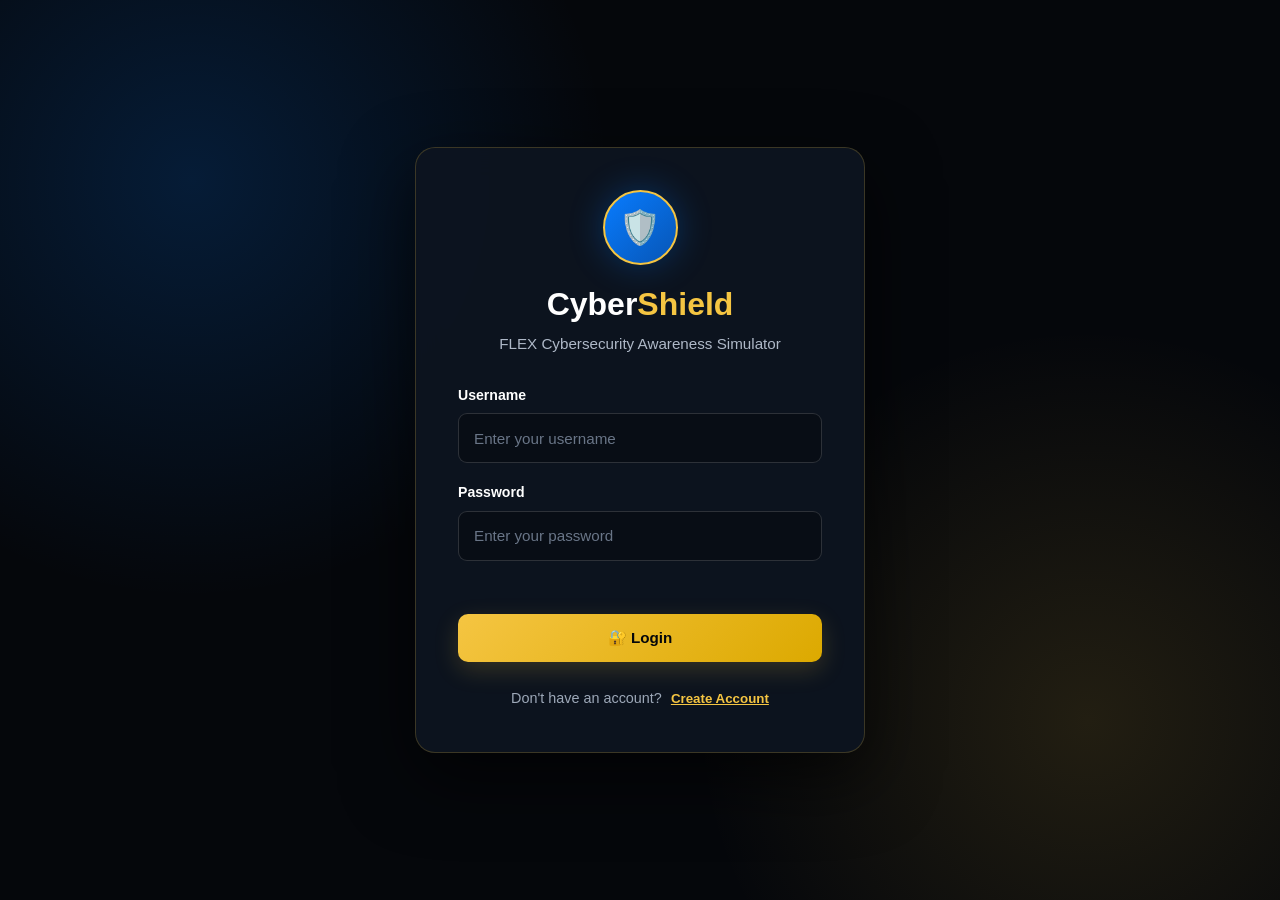
<file: index.html>
<!DOCTYPE html>
<html lang="en">

<head>
    <meta charset="UTF-8">

    <meta
        name="viewport"
        content="width=device-width, initial-scale=1.0"
    >

    <title>FLEX CyberShield | Cybersecurity Awareness</title>

    <link
        rel="stylesheet"
        href="style.css"
    >
</head>


<body>


<!-- =====================================================
     LOGIN SCREEN
===================================================== -->

<section
    id="loginScreen"
    class="auth-screen"
>

    <div class="auth-card">

        <div class="auth-logo">
            🛡️
        </div>

        <h1>
            Cyber<span>Shield</span>
        </h1>

        <p class="auth-subtitle">
            FLEX Cybersecurity Awareness Simulator
        </p>


        <form
            id="loginForm"
            onsubmit="handleLogin(event)"
        >

            <div class="input-group">

                <label for="loginUsername">
                    Username
                </label>

                <input
                    type="text"
                    id="loginUsername"
                    placeholder="Enter your username"
                    required
                >

            </div>


            <div class="input-group">

                <label for="loginPassword">
                    Password
                </label>

                <input
                    type="password"
                    id="loginPassword"
                    placeholder="Enter your password"
                    required
                >

            </div>


            <p
                id="loginMessage"
                class="auth-message"
            ></p>


            <button
                type="submit"
                class="primary-btn auth-btn"
            >
                🔐 Login
            </button>

        </form>


        <p class="auth-switch">

            Don't have an account?

            <button
                type="button"
                onclick="showSignup()"
            >
                Create Account
            </button>

        </p>

    </div>

</section>



<!-- =====================================================
     SIGN UP SCREEN
===================================================== -->

<section
    id="signupScreen"
    class="auth-screen"
    style="display:none;"
>

    <div class="auth-card">

        <div class="auth-logo">
            🛡️
        </div>

        <h1>
            Create Your
            <span>CyberShield</span>
            Account
        </h1>

        <p class="auth-subtitle">
            Start your cybersecurity journey
        </p>


        <form
            id="signupForm"
            onsubmit="handleSignup(event)"
        >

            <div class="input-group">

                <label for="signupDisplayName">
                    Display Name
                </label>

                <input
                    type="text"
                    id="signupDisplayName"
                    placeholder="Your name"
                    required
                >

            </div>


            <div class="input-group">

                <label for="signupUsername">
                    Username
                </label>

                <input
                    type="text"
                    id="signupUsername"
                    placeholder="Choose a username"
                    required
                >

            </div>


            <div class="input-group">

                <label for="signupPassword">
                    Password
                </label>

                <input
                    type="password"
                    id="signupPassword"
                    placeholder="Create a password"
                    required
                >

            </div>


            <div class="input-group">

                <label for="signupConfirmPassword">
                    Confirm Password
                </label>

                <input
                    type="password"
                    id="signupConfirmPassword"
                    placeholder="Confirm your password"
                    required
                >

            </div>


            <p
                id="signupMessage"
                class="auth-message"
            ></p>


            <button
                type="submit"
                class="primary-btn auth-btn"
            >
                🚀 Create Account
            </button>

        </form>


        <p class="auth-switch">

            Already have an account?

            <button
                type="button"
                onclick="showLogin()"
            >
                Login
            </button>

        </p>

    </div>

</section>



<!-- =====================================================
     MAIN APPLICATION
===================================================== -->

<div
    id="appContainer"
    style="display:none;"
>


<!-- =====================================================
     NAVIGATION BAR
===================================================== -->

<header class="navbar">

    <div class="logo">

        <span class="logo-icon">
            🛡️
        </span>

        <span>
           FLEX CyberShield
        </span>

    </div>


    <nav class="nav-links">

        <a
            href="#homeScreen"
            onclick="goHome(); return false;"
        >
            Dashboard
        </a>

        <a
            href="#missionSelectionScreen"
            onclick="showMissionSelection(); return false;"
        >
            Missions
        </a>

        <a
            href="#leaderboardScreen"
            onclick="showLeaderboard(); return false;"
        >
            Leaderboard
        </a>

        <a
            href="#statisticsScreen"
            onclick="showStatistics(); return false;"
        >
            Statistics
        </a>

        <a
            href="#achievementsScreen"
            onclick="showAchievements(); return false;"
        >
            Achievements
        </a>

        <a
            href="#dailyChallengeScreen"
            onclick="showDailyChallenge(); return false;"
        >
            Daily Challenge
        </a>

    </nav>


    <div class="nav-right">

        <div class="nav-player-info">

            <span id="navXP">
                XP: 0
            </span>

            <span id="navLevel">
                Level 1
            </span>

        </div>


        <button
            class="profile-nav-btn"
            onclick="showProfile()"
            title="Profile"
        >
            🛡️
        </button>


        <button
            class="logout-btn"
            onclick="logout()"
            title="Logout"
        >
            ↪
        </button>

    </div>

</header>



<!-- =====================================================
     DASHBOARD
===================================================== -->

<section
    id="homeScreen"
    class="screen active"
>

    <div class="hero-section">

        <div class="hero-content">

            <span class="section-label">
               FLEX CYBERSECURITY TRAINING
            </span>

            <h1>
                Become a
                <span>Cyber Defender</span>
            </h1>

            <p>
                Learn how to recognize online threats,
                make safer decisions and strengthen
                your cybersecurity awareness.
            </p>


            <div class="hero-buttons">

                <button
                    class="primary-btn"
                    onclick="showMissionSelection()"
                >
                    🚀 Start Mission
                </button>

                <button
                    class="secondary-btn"
                    onclick="showDailyChallenge()"
                >
                    ⚡ Daily Challenge
                </button>

            </div>

        </div>


        <div class="hero-shield">

            <div class="big-shield">
                🛡️
            </div>

        </div>

    </div>



    <!-- PLAYER OVERVIEW -->

    <div class="section-header">

        <div>

            <span class="section-label">
                YOUR PROGRESS
            </span>

            <h2>
                Defender Dashboard
            </h2>

        </div>

    </div>


    <div class="dashboard-grid">


        <div class="stat-card">

            <div class="stat-icon">
                ⚡
            </div>

            <div>

                <span>
                    Total XP
                </span>

                <strong id="dashboardXP">
                    0
                </strong>

            </div>

        </div>


        <div class="stat-card">

            <div class="stat-icon">
                🏆
            </div>

            <div>

                <span>
                    Level
                </span>

                <strong id="dashboardLevel">
                    1
                </strong>

            </div>

        </div>


        <div class="stat-card">

            <div class="stat-icon">
                🎯
            </div>

            <div>

                <span>
                    Missions
                </span>

                <strong id="completedMissions">
                    0
                </strong>

            </div>

        </div>


        <div class="stat-card">

            <div class="stat-icon">
                🔥
            </div>

            <div>

                <span>
                    Best Streak
                </span>

                <strong id="bestStreak">
                    0
                </strong>

            </div>

        </div>

    </div>



    <!-- XP PROGRESS -->

    <div class="progress-card">

        <div class="progress-header">

            <div>

                <span>
                    Current Level
                </span>

                <strong id="progressLevel">
                    Level 1
                </strong>

            </div>

            <span id="xpProgressText">
                0/100 XP
            </span>

        </div>


        <div class="progress-track">

            <div
                id="dashboardProgress"
                class="progress-fill"
                style="width:0%;"
            ></div>

        </div>

    </div>



    <!-- QUICK ACTIONS -->

    <div class="quick-actions">

        <button
            class="action-card"
            onclick="showProfile()"
        >

            <span>
                👤
            </span>

            <strong>
                My Profile
            </strong>

            <small>
                View your defender profile
            </small>

        </button>


        <button
            class="action-card"
            onclick="showStatistics()"
        >

            <span>
                📊
            </span>

            <strong>
                Statistics
            </strong>

            <small>
                Analyze your performance
            </small>

        </button>


        <button
            class="action-card"
            onclick="showSecurityCenter()"
        >

            <span>
                🔐
            </span>

            <strong>
                Security Center
            </strong>

            <small>
                Check your security score
            </small>

        </button>


        <button
            class="action-card"
            onclick="showLeaderboard()"
        >

            <span>
                🏅
            </span>

            <strong>
                Leaderboard
            </strong>

            <small>
                Compare your XP
            </small>

        </button>

    </div>

</section>



<!-- =====================================================
     MISSION SELECTION
===================================================== -->

<section
    id="missionSelectionScreen"
    class="screen"
>

    <div class="page-header">

        <button
            class="back-btn"
            onclick="goHome()"
        >
            ← Dashboard
        </button>

        <span class="section-label">
            TRAINING CENTER
        </span>

        <h1>
            Choose Your Mission
        </h1>

        <p>
            Select a cybersecurity category
            and test your knowledge.
        </p>

    </div>



    <!-- STREAK -->

    <div class="streak-banner">

        🔥 Current Streak:

        <strong id="selectionStreak">
            0
        </strong>

    </div>



    <!-- DIFFICULTY -->

    <div class="difficulty-filter">

        <button
            class="difficulty-btn active"
            data-difficulty="All"
            onclick="filterDifficulty('All')"
        >
            All
        </button>

        <button
            class="difficulty-btn"
            data-difficulty="Beginner"
            onclick="filterDifficulty('Beginner')"
        >
            Beginner
        </button>

        <button
            class="difficulty-btn"
            data-difficulty="Intermediate"
            onclick="filterDifficulty('Intermediate')"
        >
            Intermediate
        </button>

        <button
            class="difficulty-btn"
            data-difficulty="Advanced"
            onclick="filterDifficulty('Advanced')"
        >
            Advanced
        </button>

    </div>



    <!-- CATEGORY CARDS -->

    <div class="mission-category-grid">


        <!-- PHISHING -->

        <button
            class="category-card"
            onclick="startCategoryMission('Phishing')"
        >

            <span class="category-icon">
                🎣
            </span>

            <h3>
                Phishing
            </h3>

            <p>
                Learn to identify suspicious
                emails and messages.
            </p>

            <div class="category-progress">

                <span id="phishingProgress">
                    0/2 completed
                </span>

                <div class="category-progress-track">

                    <div
                        id="phishingProgressBar"
                        class="category-progress-fill"
                        style="width:0%;"
                    ></div>

                </div>

            </div>

        </button>



        <!-- SMS SCAM -->

        <button
            class="category-card"
            onclick="startCategoryMission('SMS Scam')"
        >

            <span class="category-icon">
                📱
            </span>

            <h3>
                SMS Scam
            </h3>

            <p>
                Spot suspicious messages,
                fake prizes and delivery scams.
            </p>

            <div class="category-progress">

                <span id="smsProgress">
                    0/2 completed
                </span>

                <div class="category-progress-track">

                    <div
                        id="smsProgressBar"
                        class="category-progress-fill"
                        style="width:0%;"
                    ></div>

                </div>

            </div>

        </button>



        <!-- PASSWORD -->

        <button
            class="category-card"
            onclick="startCategoryMission('Password Security')"
        >

            <span class="category-icon">
                🔐
            </span>

            <h3>
                Password Security
            </h3>

            <p>
                Build stronger password habits
                and protect your accounts.
            </p>

            <div class="category-progress">

                <span id="passwordProgress">
                    0/2 completed
                </span>

                <div class="category-progress-track">

                    <div
                        id="passwordProgressBar"
                        class="category-progress-fill"
                        style="width:0%;"
                    ></div>

                </div>

            </div>

        </button>



        <!-- SOCIAL ENGINEERING -->

        <button
            class="category-card"
            onclick="startCategoryMission('Social Engineering')"
        >

            <span class="category-icon">
                🧠
            </span>

            <h3>
                Social Engineering
            </h3>

            <p>
                Recognize pressure tactics,
                manipulation and suspicious requests.
            </p>

            <div class="category-progress">

                <span id="socialProgress">
                    0/2 completed
                </span>

                <div class="category-progress-track">

                    <div
                        id="socialProgressBar"
                        class="category-progress-fill"
                        style="width:0%;"
                    ></div>

                </div>

            </div>

        </button>



        <!-- WEB SAFETY -->

        <button
            class="category-card"
            onclick="startCategoryMission('Web Safety')"
        >

            <span class="category-icon">
                🌐
            </span>

            <h3>
                Web Safety
            </h3>

            <p>
                Learn how to identify suspicious
                websites and fake login pages.
            </p>

            <div class="category-progress">

                <span id="webProgress">
                    0/2 completed
                </span>

                <div class="category-progress-track">

                    <div
                        id="webProgressBar"
                        class="category-progress-fill"
                        style="width:0%;"
                    ></div>

                </div>

            </div>

        </button>

    </div>

</section>



<!-- =====================================================
     ACTIVE MISSION
===================================================== -->

<section
    id="missionScreen"
    class="screen"
>

    <div class="mission-top">

        <button
            class="back-btn"
            onclick="showMissionSelection()"
        >
            ← Missions
        </button>

        <span id="scenarioNumber">
            Mission 1
        </span>

    </div>



    <div class="mission-header">

        <span
            id="category"
            class="mission-category"
        >
            Phishing
        </span>

        <span
            id="difficulty"
            class="mission-difficulty"
        >
            Beginner
        </span>


        <h1 id="scenarioTitle">
            Mission Title
        </h1>


        <div class="mission-progress-header">

            <span id="missionProgressText">
                1 / 2
            </span>

        </div>


        <div class="progress-track">

            <div
                id="progressBar"
                class="progress-fill"
                style="width:50%;"
            ></div>

        </div>

    </div>



    <!-- SCENARIO -->

    <div class="scenario-card">

        <div class="scenario-icon">
            🛡️
        </div>

        <div>

            <span class="section-label">
                SCENARIO
            </span>

            <p id="scenarioContent">
                Scenario content will appear here.
            </p>

        </div>

    </div>



    <!-- QUESTION -->

    <div class="question-card">

        <span class="section-label">
            YOUR DECISION
        </span>

        <h2 id="question">
            What should you do?
        </h2>


        <div
            id="options"
            class="options-grid"
        ></div>


        <!-- FEEDBACK -->

        <div
            id="feedback"
            class="feedback"
            style="display:none;"
        >

            <h3 id="feedbackTitle">
                Feedback
            </h3>

            <p id="feedbackText">
                Explanation
            </p>

        </div>


        <button
            id="nextButton"
            class="primary-btn next-btn"
            onclick="nextMission()"
            style="display:none;"
        >
            Next Mission →
        </button>

    </div>

</section>



<!-- =====================================================
     ACHIEVEMENTS
===================================================== -->

<section
    id="achievementsScreen"
    class="screen"
>

    <div class="page-header">

        <button
            class="back-btn"
            onclick="goHome()"
        >
            ← Dashboard
        </button>

        <span class="section-label">
            REWARDS
        </span>

        <h1>
            Achievements
        </h1>

        <p>
            Unlock badges by improving your
            cybersecurity skills.
        </p>

    </div>


    <div class="achievement-grid">


        <div
            id="badge-phishing"
            class="achievement-card locked"
        >

            <span class="achievement-icon">
                🎣
            </span>

            <h3>
                Phishing Defender
            </h3>

            <p>
                Complete the Phishing missions.
            </p>

        </div>


        <div
            id="badge-scam"
            class="achievement-card locked"
        >

            <span class="achievement-icon">
                📱
            </span>

            <h3>
                Scam Spotter
            </h3>

            <p>
                Complete the SMS Scam missions.
            </p>

        </div>


        <div
            id="badge-password"
            class="achievement-card locked"
        >

            <span class="achievement-icon">
                🔐
            </span>

            <h3>
                Password Guardian
            </h3>

            <p>
                Complete the Password Security missions.
            </p>

        </div>


        <div
            id="badge-web"
            class="achievement-card locked"
        >

            <span class="achievement-icon">
                🌐
            </span>

            <h3>
                Web Watcher
            </h3>

            <p>
                Complete the Web Safety missions.
            </p>

        </div>


        <div
            id="badge-defender"
            class="achievement-card locked"
        >

            <span class="achievement-icon">
                🛡️
            </span>

            <h3>
                Cyber Defender
            </h3>

            <p>
                Complete cybersecurity missions.
            </p>

        </div>


        <div
            id="badge-expert"
            class="achievement-card locked"
        >

            <span class="achievement-icon">
                🏆
            </span>

            <h3>
                CyberShield Expert
            </h3>

            <p>
                Reach Level 5.
            </p>

        </div>


        <div
            id="badge-streak"
            class="achievement-card locked"
        >

            <span class="achievement-icon">
                🔥
            </span>

            <h3>
                Streak Master
            </h3>

            <p>
                Reach a 5-answer streak.
            </p>

        </div>


        <div
            id="badge-daily"
            class="achievement-card locked"
        >

            <span class="achievement-icon">
                📅
            </span>

            <h3>
                Daily Defender
            </h3>

            <p>
                Complete a Daily Challenge.
            </p>

        </div>

    </div>

</section>



<!-- =====================================================
     PROFILE
===================================================== -->

<section
    id="profileScreen"
    class="screen"
>

    <div class="page-header">

        <button
            class="back-btn"
            onclick="goHome()"
        >
            ← Dashboard
        </button>

        <span class="section-label">
            DEFENDER PROFILE
        </span>

        <h1>
            My Profile
        </h1>

    </div>


    <div class="profile-card">

        <div
            id="profileAvatar"
            class="profile-avatar"
        >
            🛡️
        </div>


        <h2 id="profileDisplayName">
            Defender
        </h2>


        <p id="profileUsername">
            @username
        </p>


        <div class="profile-stats">

            <div>

                <strong id="profileLevel">
                    1
                </strong>

                <span>
                    Level
                </span>

            </div>


            <div>

                <strong id="profileXP">
                    0
                </strong>

                <span>
                    XP
                </span>

            </div>


            <div>

                <strong id="profileAccuracy">
                    0%
                </strong>

                <span>
                    Accuracy
                </span>

            </div>


            <div>

                <strong id="profileMissions">
                    0
                </strong>

                <span>
                    Missions
                </span>

            </div>


            <div>

                <strong id="profileBestStreak">
                    0
                </strong>

                <span>
                    Best Streak
                </span>

            </div>

        </div>


        <div class="profile-badges-section">

            <h3>
                Badges
            </h3>

            <div id="profileBadges">
                No badges unlocked yet.
            </div>

        </div>


        <button
            class="secondary-btn"
            onclick="showSettings()"
        >
            ⚙️ Account Settings
        </button>

    </div>

</section>



<!-- =====================================================
     SETTINGS
===================================================== -->

<section
    id="settingsScreen"
    class="screen"
>

    <div class="page-header">

        <button
            class="back-btn"
            onclick="showProfile()"
        >
            ← Profile
        </button>

        <span class="section-label">
            ACCOUNT
        </span>

        <h1>
            Settings
        </h1>

    </div>


    <div class="settings-card">

        <h2>
            Profile Settings
        </h2>


        <div class="input-group">

            <label for="settingsDisplayName">
                Display Name
            </label>

            <input
                type="text"
                id="settingsDisplayName"
                placeholder="Display name"
            >

        </div>


        <h3>
            Choose Avatar
        </h3>


        <div
            id="avatarOptions"
            class="avatar-options"
        ></div>


        <p
            id="settingsMessage"
            class="settings-message"
        ></p>


        <button
            class="primary-btn"
            onclick="saveSettings()"
        >
            💾 Save Settings
        </button>


        <div class="danger-zone">

            <h3>
                Reset Progress
            </h3>

            <p>
                This will reset your XP,
                missions, badges and statistics.
            </p>

            <button
                class="danger-btn"
                onclick="resetProgress()"
            >
                Reset My Progress
            </button>

        </div>

    </div>

</section>



<!-- =====================================================
     LEADERBOARD
===================================================== -->

<section
    id="leaderboardScreen"
    class="screen"
>

    <div class="page-header">

        <button
            class="back-btn"
            onclick="goHome()"
        >
            ← Dashboard
        </button>

        <span class="section-label">
            COMPETITION
        </span>

        <h1>
            CyberShield Leaderboard
        </h1>

        <p>
            See how defenders rank by XP.
        </p>

    </div>


    <div class="top-three">

        <div class="top-player second">

            <span class="rank-icon">
                🥈
            </span>

            <strong id="secondPlayer">
                —
            </strong>

        </div>


        <div class="top-player first">

            <span class="rank-icon">
                🥇
            </span>

            <strong id="firstPlayer">
                —
            </strong>

        </div>


        <div class="top-player third">

            <span class="rank-icon">
                🥉
            </span>

            <strong id="thirdPlayer">
                —
            </strong>

        </div>

    </div>


    <div
        id="leaderboardList"
        class="leaderboard-list"
    ></div>

</section>



<!-- =====================================================
     STATISTICS
===================================================== -->

<section
    id="statisticsScreen"
    class="screen"
>

    <div class="page-header">

        <button
            class="back-btn"
            onclick="goHome()"
        >
            ← Dashboard
        </button>

        <span class="section-label">
            PERFORMANCE
        </span>

        <h1>
            Statistics
        </h1>

    </div>


    <div class="dashboard-grid">


        <div class="stat-card">

            <div class="stat-icon">
                🎯
            </div>

            <div>

                <span>
                    Accuracy
                </span>

                <strong id="statisticsAccuracy">
                    0%
                </strong>

            </div>

        </div>


        <div class="stat-card">

            <div class="stat-icon">
                ✓
            </div>

            <div>

                <span>
                    Correct
                </span>

                <strong id="statisticsCorrect">
                    0
                </strong>

            </div>

        </div>


        <div class="stat-card">

            <div class="stat-icon">
                ✕
            </div>

            <div>

                <span>
                    Wrong
                </span>

                <strong id="statisticsWrong">
                    0
                </strong>

            </div>

        </div>


        <div class="stat-card">

            <div class="stat-icon">
                ⚡
            </div>

            <div>

                <span>
                    XP
                </span>

                <strong id="statisticsXP">
                    0
                </strong>

            </div>

        </div>

    </div>


    <div class="statistics-panel">

        <h2>
            Category Progress
        </h2>

        <div id="categoryStatistics"></div>

    </div>

</section>



<!-- =====================================================
     DAILY CHALLENGE
===================================================== -->

<section
    id="dailyChallengeScreen"
    class="screen"
>

    <div class="page-header">

        <button
            class="back-btn"
            onclick="goHome()"
        >
            ← Dashboard
        </button>

        <span class="section-label">
            DAILY TRAINING
        </span>

        <h1>
            Daily Challenge
        </h1>

        <p>
            Complete today's challenge
            and earn bonus XP.
        </p>

    </div>


    <div class="daily-challenge-card">

        <span
            id="dailyChallengeCategory"
            class="mission-category"
        >
            Phishing
        </span>


        <h2 id="dailyChallengeTitle">
            Daily Challenge
        </h2>


        <p id="dailyChallengeText">
            Challenge loading...
        </p>


        <div
            id="dailyChallengeOptions"
            class="options-grid"
        ></div>


        <div
            id="dailyChallengeFeedback"
            class="feedback"
            style="display:none;"
        >

            <h3 id="dailyFeedbackTitle">
                Feedback
            </h3>

            <p id="dailyFeedbackText">
                Explanation
            </p>

        </div>


        <button
            id="dailyChallengeButton"
            class="primary-btn"
            style="display:none;"
        >
            Daily Challenge Complete
        </button>

    </div>

</section>



<!-- =====================================================
     SECURITY CENTER
===================================================== -->

<section
    id="securityCenterScreen"
    class="screen"
>

    <div class="page-header">

        <button
            class="back-btn"
            onclick="goHome()"
        >
            ← Dashboard
        </button>

        <span class="section-label">
            SECURITY ANALYSIS
        </span>

        <h1>
            Security Center
        </h1>

        <p>
            Review your CyberShield security performance.
        </p>

    </div>


    <div class="security-score-card">

        <div class="security-score-circle">

            <strong id="securityScore">
                0
            </strong>

            <span>
                /100
            </span>

        </div>


        <h2 id="securityRating">
            Beginner
        </h2>


        <div class="security-progress">

            <div
                id="securityScoreBar"
                class="security-progress-fill"
                style="width:0%;"
            ></div>

        </div>

    </div>


    <div class="dashboard-grid">


        <div class="stat-card">

            <div class="stat-icon">
                🎯
            </div>

            <div>

                <span>
                    Accuracy
                </span>

                <strong id="securityAccuracy">
                    0%
                </strong>

            </div>

        </div>


        <div class="stat-card">

            <div class="stat-icon">
                🎮
            </div>

            <div>

                <span>
                    Missions
                </span>

                <strong id="securityMissions">
                    0
                </strong>

            </div>

        </div>


        <div class="stat-card">

            <div class="stat-icon">
                🏅
            </div>

            <div>

                <span>
                    Badges
                </span>

                <strong id="securityBadges">
                    0
                </strong>

            </div>

        </div>


        <div class="stat-card">

            <div class="stat-icon">
                🔥
            </div>

            <div>

                <span>
                    Best Streak
                </span>

                <strong id="securityStreak">
                    0
                </strong>

            </div>

        </div>

    </div>

</section>



<!-- =====================================================
     RESULTS
===================================================== -->

<section
    id="resultScreen"
    class="screen"
>

    <div class="result-card">

        <div class="result-icon">
            🛡️
        </div>


        <span class="section-label">
            MISSION COMPLETE
        </span>


        <h1>
            Mission Results
        </h1>


        <div class="final-score">

            <span>
                Your Score
            </span>

            <strong id="finalScore">
                0
            </strong>

            <small>
                points
            </small>

        </div>


        <div class="performance-container">

            <div class="performance-header">

                <span>
                    Performance
                </span>

                <span>
                    <span id="correctAnswers">
                        0
                    </span>
                    /
                    <span id="wrongAnswers">
                        0
                    </span>
                </span>

            </div>


            <div class="performance-track">

                <div
                    id="performanceBar"
                    class="performance-fill"
                    style="width:0%;"
                ></div>

            </div>

        </div>


        <p id="performanceText">
            Keep learning!
        </p>


        <div class="result-stats">

            <div>

                <span>
                    ✓ Correct
                </span>

                <strong id="correctAnswers">
                    0
                </strong>

            </div>


            <div>

                <span>
                    ✕ Wrong
                </span>

                <strong id="wrongAnswers">
                    0
                </strong>

            </div>


            <div>

                <span>
                    ⚡ XP Earned
                </span>

                <strong id="earnedXP">
                    0
                </strong>

            </div>

        </div>


        <div class="result-buttons">

            <button
                class="primary-btn"
                onclick="retryMission()"
            >
                🔄 Retry Mission
            </button>


            <button
                class="secondary-btn"
                onclick="showMissionSelection()"
            >
                🎯 More Missions
            </button>


            <button
                class="secondary-btn"
                onclick="goHome()"
            >
                🏠 Dashboard
            </button>

        </div>

    </div>

</section>



<!-- =====================================================
     FOOTER
===================================================== -->

<footer class="footer">

    <div class="footer-logo">
        🛡️ CyberShield
    </div>

    <p>
        Learn. Simulate. Decide. Defend.
    </p>

    <span>
        © 2026 CyberShield
    </span>

</footer>


</div>



<!-- =====================================================
     JAVASCRIPT
===================================================== -->

<script src="script.js"></script>

</body>

</html>
</file>
<file: style.css>
/* =========================================================
   CYBERSHIELD
   PROFESSIONAL BLACK + GOLD + BLUE THEME
   CSS PART 1
   GLOBAL + AUTH + NAVIGATION
========================================================= */


/* =========================================================
   GLOBAL RESET
========================================================= */

* {
    margin: 0;
    padding: 0;
    box-sizing: border-box;
}


html {
    scroll-behavior: smooth;
}


body {
    font-family:
        Arial,
        Helvetica,
        sans-serif;

    background:
        #05070b;

    color:
        #ffffff;

    line-height:
        1.6;

    min-height:
        100vh;

    overflow-x:
        hidden;
}


/* =========================================================
   ROOT COLORS
========================================================= */

:root {

    --black:
        #05070b;

    --dark:
        #0a0f18;

    --dark-card:
        #0d1420;

    --blue:
        #087cff;

    --blue-light:
        #2fa4ff;

    --gold:
        #f5c542;

    --gold-light:
        #ffd966;

    --white:
        #ffffff;

    --text:
        #f5f7fa;

    --muted:
        #aeb8c7;

    --border:
        rgba(255, 255, 255, 0.10);

    --success:
        #2ee66b;

    --danger:
        #ff4d5e;

    --shadow:
        0 15px 40px rgba(0, 0, 0, 0.45);

}


/* =========================================================
   TEXT SELECTION
========================================================= */

::selection {
    background:
        var(--gold);

    color:
        #000000;
}


/* =========================================================
   SCROLLBAR
========================================================= */

::-webkit-scrollbar {
    width:
        9px;
}


::-webkit-scrollbar-track {
    background:
        #030509;
}


::-webkit-scrollbar-thumb {
    background:
        linear-gradient(
            var(--blue),
            var(--gold)
        );

    border-radius:
        10px;
}


::-webkit-scrollbar-thumb:hover {
    background:
        var(--gold);
}


/* =========================================================
   GENERAL BUTTON RESET
========================================================= */

button {
    font-family:
        inherit;

    cursor:
        pointer;

    border:
        none;

    outline:
        none;
}


button:disabled {
    cursor:
        not-allowed;

    opacity:
        0.65;
}


/* =========================================================
   LINKS
========================================================= */

a {
    color:
        inherit;

    text-decoration:
        none;
}


/* =========================================================
   HEADINGS
========================================================= */

h1,
h2,
h3,
h4 {
    color:
        var(--white);

    line-height:
        1.2;
}


p {
    color:
        var(--muted);
}


/* =========================================================
   SECTION LABEL
========================================================= */

.section-label {

    display:
        inline-block;

    color:
        var(--gold);

    font-size:
        0.75rem;

    font-weight:
        800;

    letter-spacing:
        2px;

    text-transform:
        uppercase;

    margin-bottom:
        10px;
}


/* =========================================================
   PRIMARY BUTTON
========================================================= */

.primary-btn {

    display:
        inline-flex;

    align-items:
        center;

    justify-content:
        center;

    gap:
        8px;

    min-height:
        48px;

    padding:
        12px 22px;

    border-radius:
        10px;

    background:
        linear-gradient(
            135deg,
            var(--gold),
            #dca900
        );

    color:
        #05070b;

    font-size:
        0.95rem;

    font-weight:
        800;

    box-shadow:
        0 8px 25px rgba(245, 197, 66, 0.18);

    transition:
        0.25s ease;
}


.primary-btn:hover {

    transform:
        translateY(-2px);

    box-shadow:
        0 12px 30px rgba(245, 197, 66, 0.30);

}


/* =========================================================
   SECONDARY BUTTON
========================================================= */

.secondary-btn {

    display:
        inline-flex;

    align-items:
        center;

    justify-content:
        center;

    gap:
        8px;

    min-height:
        48px;

    padding:
        12px 22px;

    border-radius:
        10px;

    border:
        1px solid
        rgba(47, 164, 255, 0.55);

    background:
        rgba(8, 124, 255, 0.10);

    color:
        #ffffff;

    font-size:
        0.95rem;

    font-weight:
        700;

    transition:
        0.25s ease;
}


.secondary-btn:hover {

    background:
        rgba(8, 124, 255, 0.20);

    border-color:
        var(--blue-light);

    transform:
        translateY(-2px);

}


/* =========================================================
   AUTHENTICATION SCREENS
========================================================= */

.auth-screen {

    min-height:
        100vh;

    width:
        100%;

    display:
        flex;

    align-items:
        center;

    justify-content:
        center;

    padding:
        30px 20px;

    background:

        radial-gradient(
            circle at 15% 20%,
            rgba(8, 124, 255, 0.18),
            transparent 32%
        ),

        radial-gradient(
            circle at 85% 80%,
            rgba(245, 197, 66, 0.12),
            transparent 30%
        ),

        #05070b;
}


/* =========================================================
   AUTH CARD
========================================================= */

.auth-card {

    width:
        100%;

    max-width:
        450px;

    padding:
        42px;

    background:
        rgba(13, 20, 32, 0.96);

    border:
        1px solid
        rgba(245, 197, 66, 0.20);

    border-radius:
        20px;

    box-shadow:
        0 25px 70px rgba(0, 0, 0, 0.65);

    text-align:
        center;

    backdrop-filter:
        blur(15px);

}


/* =========================================================
   AUTH LOGO
========================================================= */

.auth-logo {

    width:
        75px;

    height:
        75px;

    margin:
        0 auto 20px;

    display:
        flex;

    align-items:
        center;

    justify-content:
        center;

    border-radius:
        50%;

    background:
        linear-gradient(
            135deg,
            var(--blue),
            #0755b5
        );

    border:
        2px solid
        var(--gold);

    font-size:
        2.1rem;

    box-shadow:
        0 0 35px rgba(8, 124, 255, 0.30);
}


/* =========================================================
   AUTH TITLE
========================================================= */

.auth-card h1 {

    font-size:
        2rem;

    margin-bottom:
        8px;

    color:
        #ffffff;
}


.auth-card h1 span {

    color:
        var(--gold);
}


.auth-subtitle {

    margin-bottom:
        28px;

    color:
        #aeb8c7;

    font-size:
        0.95rem;
}


/* =========================================================
   INPUT GROUP
========================================================= */

.input-group {

    text-align:
        left;

    margin-bottom:
        18px;
}


.input-group label {

    display:
        block;

    margin-bottom:
        7px;

    color:
        #ffffff;

    font-size:
        0.88rem;

    font-weight:
        700;
}


.input-group input {

    width:
        100%;

    height:
        50px;

    padding:
        0 15px;

    border-radius:
        9px;

    border:
        1px solid
        rgba(255, 255, 255, 0.15);

    background:
        #080d15;

    color:
        #ffffff;

    font-size:
        0.95rem;

    outline:
        none;

    transition:
        0.25s ease;
}


.input-group input::placeholder {

    color:
        #697587;
}


.input-group input:focus {

    border-color:
        var(--blue-light);

    box-shadow:
        0 0 0 3px
        rgba(8, 124, 255, 0.12);

    background:
        #0a111d;
}


/* =========================================================
   AUTH BUTTON
========================================================= */

.auth-btn {

    width:
        100%;

    margin-top:
        5px;

}


/* =========================================================
   AUTH MESSAGE
========================================================= */

.auth-message {

    min-height:
        22px;

    margin:
        8px 0;

    color:
        #ff6675;

    font-size:
        0.85rem;

    font-weight:
        600;
}


/* =========================================================
   AUTH SWITCH
========================================================= */

.auth-switch {

    margin-top:
        25px;

    font-size:
        0.9rem;

    color:
        #9da8b8;
}


.auth-switch button {

    margin-left:
        5px;

    background:
        transparent;

    color:
        var(--gold);

    font-weight:
        800;

    text-decoration:
        underline;
}


.auth-switch button:hover {

    color:
        var(--gold-light);

}


/* =========================================================
   MAIN APP
========================================================= */

#appContainer {

    min-height:
        100vh;

    background:

        radial-gradient(
            circle at 50% 0%,
            rgba(8, 124, 255, 0.06),
            transparent 35%
        ),

        #05070b;
}


/* =========================================================
   NAVIGATION BAR
========================================================= */

.navbar {

    position:
        sticky;

    top:
        0;

    z-index:
        1000;

    min-height:
        72px;

    padding:
        0 4%;

    display:
        flex;

    align-items:
        center;

    justify-content:
        space-between;

    gap:
        25px;

    background:
        rgba(5, 7, 11, 0.96);

    border-bottom:
        1px solid
        rgba(255, 255, 255, 0.09);

    backdrop-filter:
        blur(15px);
}


/* =========================================================
   LOGO
========================================================= */

.logo {

    display:
        flex;

    align-items:
        center;

    gap:
        10px;

    color:
        #ffffff;

    font-size:
        1.35rem;

    font-weight:
        900;

    white-space:
        nowrap;
}


.logo-icon {

    width:
        38px;

    height:
        38px;

    display:
        flex;

    align-items:
        center;

    justify-content:
        center;

    border-radius:
        10px;

    background:
        linear-gradient(
            135deg,
            var(--blue),
            #0755b5
        );

    border:
        1px solid
        var(--gold);

    font-size:
        1.2rem;
}


/* =========================================================
   NAV LINKS
========================================================= */

.nav-links {

    display:
        flex;

    align-items:
        center;

    justify-content:
        center;

    gap:
        6px;

    flex-wrap:
        wrap;
}


.nav-links a {

    padding:
        8px 10px;

    color:
        #b9c2cf;

    font-size:
        0.82rem;

    font-weight:
        700;

    border-radius:
        7px;

    transition:
        0.2s ease;
}


.nav-links a:hover {

    color:
        var(--gold);

    background:
        rgba(245, 197, 66, 0.07);
}


/* =========================================================
   NAV RIGHT
========================================================= */

.nav-right {

    display:
        flex;

    align-items:
        center;

    gap:
        10px;

    white-space:
        nowrap;
}


.nav-player-info {

    display:
        flex;

    align-items:
        center;

    gap:
        8px;
}


.nav-player-info span {

    padding:
        6px 9px;

    border-radius:
        7px;

    background:
        #0c1320;

    border:
        1px solid
        rgba(255, 255, 255, 0.08);

    color:
        var(--gold);

    font-size:
        0.75rem;

    font-weight:
        800;
}


/* =========================================================
   PROFILE NAV BUTTON
========================================================= */

.profile-nav-btn {

    width:
        40px;

    height:
        40px;

    display:
        flex;

    align-items:
        center;

    justify-content:
        center;

    border-radius:
        50%;

    background:
        #0c1421;

    border:
        1px solid
        rgba(47, 164, 255, 0.45);

    color:
        #ffffff;

    font-size:
        1.2rem;

    transition:
        0.2s ease;
}


.profile-nav-btn:hover {

    border-color:
        var(--gold);

    transform:
        translateY(-1px);
}


/* =========================================================
   LOGOUT BUTTON
========================================================= */

.logout-btn {

    width:
        38px;

    height:
        38px;

    border-radius:
        8px;

    background:
        rgba(255, 77, 94, 0.08);

    border:
        1px solid
        rgba(255, 77, 94, 0.25);

    color:
        #ff6976;

    font-size:
        1.15rem;

    transition:
        0.2s ease;
}


.logout-btn:hover {

    background:
        rgba(255, 77, 94, 0.16);

    border-color:
        var(--danger);

}


/* =========================================================
   SCREEN SYSTEM
========================================================= */

.screen {

    display:
        none;

    width:
        100%;

    max-width:
        1400px;

    margin:
        0 auto;

    padding:
        55px 5% 80px;
}


.screen.active {

    display:
        block;

}


/* =========================================================
   PAGE HEADER
========================================================= */

.page-header {

    margin-bottom:
        35px;
}


.page-header h1 {

    font-size:
        clamp(
            2rem,
            4vw,
            3rem
        );

    margin-bottom:
        10px;
}


.page-header p {

    max-width:
        650px;

    font-size:
        1rem;

}


/* =========================================================
   BACK BUTTON
========================================================= */

.back-btn {

    margin-bottom:
        22px;

    padding:
        9px 14px;

    border-radius:
        8px;

    background:
        #0b121d;

    border:
        1px solid
        rgba(255, 255, 255, 0.10);

    color:
        #dce3eb;

    font-weight:
        700;

    transition:
        0.2s ease;
}


.back-btn:hover {

    color:
        var(--gold);

    border-color:
        rgba(245, 197, 66, 0.40);

}
/* =========================================================
   CYBERSHIELD
   CSS PART 2
   DASHBOARD + MISSIONS
========================================================= */


/* =========================================================
   HERO SECTION
========================================================= */

.hero-section {

    min-height:
        430px;

    display:
        grid;

    grid-template-columns:
        1.4fr 0.6fr;

    align-items:
        center;

    gap:
        40px;

    padding:
        50px;

    margin-bottom:
        55px;

    border:
        1px solid
        rgba(47, 164, 255, 0.18);

    border-radius:
        24px;

    background:

        radial-gradient(
            circle at 80% 20%,
            rgba(8, 124, 255, 0.18),
            transparent 35%
        ),

        radial-gradient(
            circle at 20% 90%,
            rgba(245, 197, 66, 0.08),
            transparent 30%
        ),

        #080d15;

    box-shadow:
        0 25px 60px rgba(0, 0, 0, 0.45);

    overflow:
        hidden;

    position:
        relative;
}


.hero-section::before {

    content:
        "";

    position:
        absolute;

    width:
        250px;

    height:
        250px;

    right:
        -100px;

    top:
        -100px;

    border-radius:
        50%;

    border:
        1px solid
        rgba(245, 197, 66, 0.15);

}


.hero-content {

    position:
        relative;

    z-index:
        2;
}


.hero-content h1 {

    max-width:
        700px;

    font-size:
        clamp(
            2.5rem,
            5vw,
            4.5rem
        );

    font-weight:
        900;

    letter-spacing:
        -2px;

    margin-bottom:
        20px;
}


.hero-content h1 span {

    color:
        var(--gold);

}


.hero-content p {

    max-width:
        650px;

    font-size:
        1.08rem;

    line-height:
        1.8;

    margin-bottom:
        30px;

    color:
        #b8c2d0;

}


.hero-buttons {

    display:
        flex;

    flex-wrap:
        wrap;

    gap:
        12px;

}


/* =========================================================
   HERO SHIELD
========================================================= */

.hero-shield {

    display:
        flex;

    align-items:
        center;

    justify-content:
        center;

    min-height:
        300px;

}


.big-shield {

    width:
        220px;

    height:
        250px;

    display:
        flex;

    align-items:
        center;

    justify-content:
        center;

    font-size:
        7rem;

    border:
        1px solid
        rgba(245, 197, 66, 0.45);

    background:

        radial-gradient(
            circle,
            rgba(8, 124, 255, 0.24),
            transparent 65%
        );

    clip-path:
        polygon(
            50% 0%,
            91% 18%,
            84% 68%,
            50% 100%,
            16% 68%,
            9% 18%
        );

    filter:
        drop-shadow(
            0 0 30px
            rgba(8, 124, 255, 0.35)
        );

    animation:
        shieldFloat 4s ease-in-out infinite;

}


@keyframes shieldFloat {

    0%,
    100% {
        transform:
            translateY(0);
    }

    50% {
        transform:
            translateY(-10px);
    }

}


/* =========================================================
   SECTION HEADER
========================================================= */

.section-header {

    display:
        flex;

    align-items:
        flex-end;

    justify-content:
        space-between;

    margin-bottom:
        25px;

}


.section-header h2 {

    font-size:
        1.8rem;

}


/* =========================================================
   DASHBOARD GRID
========================================================= */

.dashboard-grid {

    display:
        grid;

    grid-template-columns:
        repeat(
            4,
            1fr
        );

    gap:
        18px;

    margin-bottom:
        25px;

}


/* =========================================================
   STAT CARD
========================================================= */

.stat-card {

    min-height:
        125px;

    display:
        flex;

    align-items:
        center;

    gap:
        16px;

    padding:
        22px;

    background:
        linear-gradient(
            145deg,
            #0d1521,
            #090e16
        );

    border:
        1px solid
        rgba(255, 255, 255, 0.08);

    border-radius:
        15px;

    box-shadow:
        0 10px 30px
        rgba(0, 0, 0, 0.25);

    transition:
        0.25s ease;

}


.stat-card:hover {

    transform:
        translateY(-4px);

    border-color:
        rgba(47, 164, 255, 0.35);

    box-shadow:
        0 15px 35px
        rgba(8, 124, 255, 0.10);

}


.stat-icon {

    width:
        52px;

    height:
        52px;

    flex-shrink:
        0;

    display:
        flex;

    align-items:
        center;

    justify-content:
        center;

    border-radius:
        12px;

    background:
        rgba(8, 124, 255, 0.10);

    border:
        1px solid
        rgba(8, 124, 255, 0.25);

    font-size:
        1.45rem;

}


.stat-card span {

    display:
        block;

    color:
        #9faaba;

    font-size:
        0.8rem;

    font-weight:
        600;

    margin-bottom:
        4px;

}


.stat-card strong {

    display:
        block;

    color:
        #ffffff;

    font-size:
        1.65rem;

    font-weight:
        900;

}


/* =========================================================
   XP PROGRESS CARD
========================================================= */

.progress-card {

    padding:
        25px;

    margin-bottom:
        35px;

    background:
        #0b121c;

    border:
        1px solid
        rgba(245, 197, 66, 0.16);

    border-radius:
        15px;

}


.progress-header {

    display:
        flex;

    justify-content:
        space-between;

    align-items:
        center;

    gap:
        20px;

    margin-bottom:
        12px;

}


.progress-header div span {

    display:
        block;

    color:
        #9faaba;

    font-size:
        0.78rem;

}


.progress-header div strong {

    color:
        #ffffff;

    font-size:
        1rem;

}


.progress-header > span {

    color:
        var(--gold);

    font-size:
        0.85rem;

    font-weight:
        800;

}


/* =========================================================
   PROGRESS TRACK
========================================================= */

.progress-track {

    width:
        100%;

    height:
        10px;

    background:
        #03060a;

    border:
        1px solid
        rgba(255, 255, 255, 0.07);

    border-radius:
        20px;

    overflow:
        hidden;

}


.progress-fill {

    height:
        100%;

    width:
        0%;

    border-radius:
        inherit;

    background:
        linear-gradient(
            90deg,
            var(--blue),
            var(--gold)
        );

    box-shadow:
        0 0 15px
        rgba(8, 124, 255, 0.30);

    transition:
        width 0.5s ease;

}


/* =========================================================
   QUICK ACTIONS
========================================================= */

.quick-actions {

    display:
        grid;

    grid-template-columns:
        repeat(
            4,
            1fr
        );

    gap:
        16px;

    margin-bottom:
        30px;

}


.action-card {

    min-height:
        150px;

    padding:
        22px;

    text-align:
        left;

    background:
        #0a111b;

    border:
        1px solid
        rgba(255, 255, 255, 0.08);

    border-radius:
        15px;

    color:
        #ffffff;

    transition:
        0.25s ease;

}


.action-card:hover {

    transform:
        translateY(-5px);

    border-color:
        rgba(245, 197, 66, 0.45);

    background:
        #0d1723;

}


.action-card > span {

    display:
        block;

    width:
        45px;

    height:
        45px;

    display:
        flex;

    align-items:
        center;

    justify-content:
        center;

    margin-bottom:
        15px;

    border-radius:
        10px;

    background:
        rgba(245, 197, 66, 0.09);

    font-size:
        1.3rem;

}


.action-card strong {

    display:
        block;

    color:
        #ffffff;

    font-size:
        1rem;

    margin-bottom:
        5px;

}


.action-card small {

    display:
        block;

    color:
        #8f9baa;

    line-height:
        1.5;

}


/* =========================================================
   STREAK BANNER
========================================================= */

.streak-banner {

    display:
        flex;

    align-items:
        center;

    justify-content:
        center;

    gap:
        7px;

    padding:
        14px 20px;

    margin-bottom:
        25px;

    border-radius:
        12px;

    background:
        linear-gradient(
            90deg,
            rgba(8, 124, 255, 0.10),
            rgba(245, 197, 66, 0.08)
        );

    border:
        1px solid
        rgba(245, 197, 66, 0.18);

    color:
        #d9e1ea;

}


.streak-banner strong {

    color:
        var(--gold);

    font-size:
        1.1rem;

}


/* =========================================================
   DIFFICULTY FILTER
========================================================= */

.difficulty-filter {

    display:
        flex;

    flex-wrap:
        wrap;

    gap:
        10px;

    margin-bottom:
        30px;

}


.difficulty-btn {

    padding:
        10px 18px;

    border-radius:
        9px;

    background:
        #0b121c;

    border:
        1px solid
        rgba(255, 255, 255, 0.10);

    color:
        #aeb8c7;

    font-weight:
        700;

    transition:
        0.2s ease;

}


.difficulty-btn:hover {

    border-color:
        rgba(47, 164, 255, 0.45);

    color:
        #ffffff;

}


.difficulty-btn.active {

    background:
        linear-gradient(
            135deg,
            var(--blue),
            #0759ba
        );

    border-color:
        var(--blue-light);

    color:
        #ffffff;

    box-shadow:
        0 5px 18px
        rgba(8, 124, 255, 0.20);

}


/* =========================================================
   MISSION CATEGORY GRID
========================================================= */

.mission-category-grid {

    display:
        grid;

    grid-template-columns:
        repeat(
            3,
            1fr
        );

    gap:
        20px;

}


/* =========================================================
   CATEGORY CARD
========================================================= */

.category-card {

    position:
        relative;

    min-height:
        250px;

    padding:
        28px;

    text-align:
        left;

    border-radius:
        18px;

    background:

        linear-gradient(
            145deg,
            #0e1724,
            #080d15
        );

    border:
        1px solid
        rgba(255, 255, 255, 0.08);

    color:
        #ffffff;

    overflow:
        hidden;

    transition:
        0.3s ease;

}


.category-card::after {

    content:
        "";

    position:
        absolute;

    width:
        130px;

    height:
        130px;

    right:
        -65px;

    top:
        -65px;

    border-radius:
        50%;

    background:
        rgba(8, 124, 255, 0.07);

    transition:
        0.3s ease;

}


.category-card:hover {

    transform:
        translateY(-6px);

    border-color:
        rgba(47, 164, 255, 0.40);

    box-shadow:
        0 18px 40px
        rgba(0, 0, 0, 0.35);

}


.category-card:hover::after {

    background:
        rgba(245, 197, 66, 0.09);

    transform:
        scale(1.2);

}


.category-icon {

    width:
        58px;

    height:
        58px;

    display:
        flex;

    align-items:
        center;

    justify-content:
        center;

    margin-bottom:
        18px;

    border-radius:
        14px;

    background:
        rgba(8, 124, 255, 0.11);

    border:
        1px solid
        rgba(8, 124, 255, 0.25);

    font-size:
        1.7rem;

}


.category-card h3 {

    font-size:
        1.3rem;

    margin-bottom:
        9px;

}


.category-card p {

    font-size:
        0.88rem;

    line-height:
        1.6;

    margin-bottom:
        20px;

    max-width:
        400px;

}


/* =========================================================
   CATEGORY PROGRESS
========================================================= */

.category-progress {

    margin-top:
        auto;

}


.category-progress > span {

    display:
        block;

    color:
        var(--gold);

    font-size:
        0.76rem;

    font-weight:
        800;

    margin-bottom:
        7px;

}


.category-progress-track {

    width:
        100%;

    height:
        6px;

    border-radius:
        10px;

    background:
        #03060a;

    overflow:
        hidden;

}


.category-progress-fill {

    height:
        100%;

    width:
        0%;

    border-radius:
        inherit;

    background:
        linear-gradient(
            90deg,
            var(--blue),
            var(--gold)
        );

    transition:
        width 0.5s ease;

}


/* =========================================================
   MISSION TOP
========================================================= */

.mission-top {

    display:
        flex;

    align-items:
        center;

    justify-content:
        space-between;

    gap:
        20px;

    margin-bottom:
        30px;

}


.mission-top > span {

    color:
        var(--gold);

    font-weight:
        800;

    font-size:
        0.85rem;

}


/* =========================================================
   MISSION HEADER
========================================================= */

.mission-header {

    margin-bottom:
        25px;

}


.mission-category,
.mission-difficulty {

    display:
        inline-flex;

    align-items:
        center;

    padding:
        6px 11px;

    margin-right:
        6px;

    border-radius:
        7px;

    font-size:
        0.75rem;

    font-weight:
        800;

}


.mission-category {

    background:
        rgba(8, 124, 255, 0.12);

    border:
        1px solid
        rgba(8, 124, 255, 0.25);

    color:
        #55b2ff;

}


.mission-difficulty {

    background:
        rgba(245, 197, 66, 0.10);

    border:
        1px solid
        rgba(245, 197, 66, 0.25);

    color:
        var(--gold);

}


.mission-header h1 {

    font-size:
        clamp(
            2rem,
            4vw,
            3rem
        );

    margin:
        18px 0;

}


.mission-progress-header {

    display:
        flex;

    justify-content:
        flex-end;

    margin-bottom:
        7px;

}


.mission-progress-header span {

    color:
        #9da8b7;

    font-size:
        0.8rem;

    font-weight:
        700;

}
/* =========================================================
   CYBERSHIELD
   CSS PART 3
   MISSION + QUESTIONS + ACHIEVEMENTS
   + RESULTS + PROFILE + LEADERBOARD
========================================================= */


/* =========================================================
   SCENARIO CARD
========================================================= */

.scenario-card {

    display:
        flex;

    align-items:
        flex-start;

    gap:
        20px;

    padding:
        30px;

    margin-bottom:
        25px;

    background:
        linear-gradient(
            145deg,
            #0e1724,
            #080d15
        );

    border:
        1px solid
        rgba(47, 164, 255, 0.18);

    border-left:
        4px solid
        var(--blue);

    border-radius:
        16px;

    box-shadow:
        0 12px 35px
        rgba(0, 0, 0, 0.30);

}


.scenario-icon {

    width:
        55px;

    height:
        55px;

    flex-shrink:
        0;

    display:
        flex;

    align-items:
        center;

    justify-content:
        center;

    border-radius:
        12px;

    background:
        rgba(8, 124, 255, 0.12);

    border:
        1px solid
        rgba(8, 124, 255, 0.30);

    font-size:
        1.5rem;

}


.scenario-card p {

    max-width:
        900px;

    color:
        #d1d8e1;

    font-size:
        1rem;

    line-height:
        1.8;

}


/* =========================================================
   QUESTION CARD
========================================================= */

.question-card {

    padding:
        35px;

    background:
        #0a111b;

    border:
        1px solid
        rgba(255, 255, 255, 0.09);

    border-radius:
        18px;

    box-shadow:
        0 15px 40px
        rgba(0, 0, 0, 0.30);

}


.question-card h2 {

    margin:
        5px 0 25px;

    font-size:
        clamp(
            1.25rem,
            2vw,
            1.7rem
        );

    color:
        #ffffff;

}


/* =========================================================
   OPTIONS GRID
========================================================= */

.options-grid {

    display:
        grid;

    grid-template-columns:
        repeat(
            2,
            1fr
        );

    gap:
        13px;

}


/* =========================================================
   OPTION BUTTON
========================================================= */

.option-btn {

    width:
        100%;

    min-height:
        62px;

    padding:
        15px 18px;

    text-align:
        left;

    border-radius:
        11px;

    background:
        #0d1622;

    border:
        1px solid
        rgba(255, 255, 255, 0.10);

    color:
        #e9edf3;

    font-size:
        0.92rem;

    font-weight:
        650;

    line-height:
        1.45;

    transition:
        0.2s ease;

}


.option-btn:hover:not(:disabled) {

    background:
        rgba(8, 124, 255, 0.10);

    border-color:
        rgba(47, 164, 255, 0.55);

    color:
        #ffffff;

    transform:
        translateY(-2px);

}


.option-btn:focus-visible {

    outline:
        2px solid
        var(--gold);

    outline-offset:
        2px;

}


/* =========================================================
   CORRECT OPTION
========================================================= */

.option-btn.correct-option {

    background:
        rgba(46, 230, 107, 0.10);

    border-color:
        rgba(46, 230, 107, 0.65);

    color:
        #72f29b;

}


/* =========================================================
   WRONG OPTION
========================================================= */

.option-btn.wrong-option {

    background:
        rgba(255, 77, 94, 0.10);

    border-color:
        rgba(255, 77, 94, 0.65);

    color:
        #ff7884;

}


/* =========================================================
   FEEDBACK
========================================================= */

.feedback {

    margin-top:
        22px;

    padding:
        20px;

    border-radius:
        12px;

    background:
        #0b1420;

    border:
        1px solid
        rgba(255, 255, 255, 0.09);

}


.feedback h3 {

    margin-bottom:
        7px;

    font-size:
        1rem;

}


.feedback p {

    color:
        #c6ced8;

    font-size:
        0.9rem;

    line-height:
        1.7;

}


.feedback.correct {

    border-left:
        4px solid
        var(--success);

}


.feedback.correct h3 {

    color:
        var(--success);

}


.feedback.incorrect {

    border-left:
        4px solid
        var(--danger);

}


.feedback.incorrect h3 {

    color:
        #ff6875;

}


/* =========================================================
   NEXT BUTTON
========================================================= */

.next-btn {

    margin-top:
        20px;

}


/* =========================================================
   ACHIEVEMENT GRID
========================================================= */

.achievement-grid {

    display:
        grid;

    grid-template-columns:
        repeat(
            4,
            1fr
        );

    gap:
        18px;

}


/* =========================================================
   ACHIEVEMENT CARD
========================================================= */

.achievement-card {

    min-height:
        220px;

    padding:
        25px;

    display:
        flex;

    flex-direction:
        column;

    align-items:
        center;

    justify-content:
        center;

    text-align:
        center;

    border-radius:
        17px;

    background:
        #0b121c;

    border:
        1px solid
        rgba(255, 255, 255, 0.08);

    transition:
        0.25s ease;

}


.achievement-card:hover {

    transform:
        translateY(-5px);

    border-color:
        rgba(245, 197, 66, 0.35);

}


.achievement-icon {

    width:
        70px;

    height:
        70px;

    display:
        flex;

    align-items:
        center;

    justify-content:
        center;

    margin-bottom:
        15px;

    border-radius:
        50%;

    background:
        rgba(245, 197, 66, 0.09);

    border:
        1px solid
        rgba(245, 197, 66, 0.25);

    font-size:
        2rem;

}


.achievement-card h3 {

    margin-bottom:
        8px;

    font-size:
        1rem;

}


.achievement-card p {

    font-size:
        0.8rem;

    line-height:
        1.5;

}


/* =========================================================
   LOCKED ACHIEVEMENT
========================================================= */

.achievement-card.locked {

    opacity:
        0.48;

    filter:
        grayscale(0.75);

}


.achievement-card.locked .achievement-icon {

    background:
        #080d14;

    border-color:
        rgba(255, 255, 255, 0.08);

}


.achievement-card.unlocked {

    opacity:
        1;

    filter:
        none;

    border-color:
        rgba(245, 197, 66, 0.40);

    box-shadow:
        0 12px 35px
        rgba(245, 197, 66, 0.08);

}


/* =========================================================
   PROFILE CARD
========================================================= */

.profile-card {

    max-width:
        850px;

    margin:
        0 auto;

    padding:
        40px;

    text-align:
        center;

    background:
        linear-gradient(
            145deg,
            #0e1724,
            #080d15
        );

    border:
        1px solid
        rgba(47, 164, 255, 0.18);

    border-radius:
        20px;

    box-shadow:
        0 20px 55px
        rgba(0, 0, 0, 0.40);

}


.profile-avatar {

    width:
        100px;

    height:
        100px;

    margin:
        0 auto 18px;

    display:
        flex;

    align-items:
        center;

    justify-content:
        center;

    border-radius:
        50%;

    background:
        linear-gradient(
            135deg,
            #0759ba,
            var(--blue)
        );

    border:
        3px solid
        var(--gold);

    font-size:
        3rem;

    box-shadow:
        0 0 35px
        rgba(8, 124, 255, 0.25);

}


.profile-card h2 {

    font-size:
        1.8rem;

    margin-bottom:
        4px;

}


#profileUsername {

    color:
        var(--gold);

    font-weight:
        700;

}


/* =========================================================
   PROFILE STATS
========================================================= */

.profile-stats {

    display:
        grid;

    grid-template-columns:
        repeat(
            5,
            1fr
        );

    gap:
        10px;

    margin:
        30px 0;

}


.profile-stats div {

    padding:
        17px 10px;

    border-radius:
        11px;

    background:
        #090f18;

    border:
        1px solid
        rgba(255, 255, 255, 0.07);

}


.profile-stats strong {

    display:
        block;

    color:
        #ffffff;

    font-size:
        1.35rem;

}


.profile-stats span {

    display:
        block;

    margin-top:
        4px;

    color:
        #8f9aaa;

    font-size:
        0.72rem;

}


/* =========================================================
   PROFILE BADGES
========================================================= */

.profile-badges-section {

    margin:
        25px 0;

    padding:
        22px;

    border-radius:
        13px;

    background:
        rgba(8, 124, 255, 0.05);

    border:
        1px solid
        rgba(8, 124, 255, 0.13);

}


.profile-badges-section h3 {

    margin-bottom:
        15px;

}


.mission-badge {

    display:
        inline-block;

    padding:
        7px 10px;

    margin:
        4px;

    border-radius:
        8px;

    background:
        rgba(245, 197, 66, 0.10);

    border:
        1px solid
        rgba(245, 197, 66, 0.25);

    color:
        var(--gold);

    font-size:
        0.78rem;

    font-weight:
        700;

}


/* =========================================================
   LEADERBOARD TOP THREE
========================================================= */

.top-three {

    display:
        grid;

    grid-template-columns:
        repeat(
            3,
            1fr
        );

    align-items:
        end;

    gap:
        18px;

    max-width:
        850px;

    margin:
        0 auto 35px;

}


.top-player {

    min-height:
        150px;

    padding:
        22px;

    display:
        flex;

    flex-direction:
        column;

    align-items:
        center;

    justify-content:
        center;

    text-align:
        center;

    border-radius:
        16px;

    background:
        #0b121c;

    border:
        1px solid
        rgba(255, 255, 255, 0.08);

}


.top-player.first {

    min-height:
        190px;

    border-color:
        rgba(245, 197, 66, 0.40);

    background:
        linear-gradient(
            145deg,
            #17150c,
            #0b111a
        );

}


.top-player.second {

    border-color:
        rgba(190, 200, 215, 0.25);

}


.top-player.third {

    border-color:
        rgba(205, 140, 80, 0.25);

}


.rank-icon {

    font-size:
        2.2rem;

    margin-bottom:
        10px;

}


.top-player strong {

    color:
        #ffffff;

    font-size:
        0.95rem;

}


/* =========================================================
   LEADERBOARD LIST
========================================================= */

.leaderboard-list {

    max-width:
        900px;

    margin:
        0 auto;

}


.leaderboard-row {

    display:
        grid;

    grid-template-columns:
        65px 1fr auto;

    align-items:
        center;

    gap:
        15px;

    min-height:
        65px;

    padding:
        10px 18px;

    margin-bottom:
        9px;

    border-radius:
        10px;

    background:
        #0b121c;

    border:
        1px solid
        rgba(255, 255, 255, 0.07);

}


.leaderboard-row.current-player {

    border-color:
        rgba(245, 197, 66, 0.45);

    background:
        rgba(245, 197, 66, 0.06);

}


.rank {

    color:
        var(--gold);

    font-weight:
        900;

}


.leader-name {

    color:
        #ffffff;

    font-weight:
        700;

}


.leader-xp {

    color:
        var(--blue-light);

    font-weight:
        800;

    font-size:
        0.85rem;

}


/* =========================================================
   STATISTICS PANEL
========================================================= */

.statistics-panel {

    max-width:
        950px;

    margin:
        30px auto;

    padding:
        30px;

    background:
        #0b121c;

    border:
        1px solid
        rgba(255, 255, 255, 0.08);

    border-radius:
        17px;

}


.statistics-panel h2 {

    margin-bottom:
        25px;

}


/* =========================================================
   CATEGORY STATISTICS
========================================================= */

.stat-category-header {

    display:
        flex;

    align-items:
        center;

    justify-content:
        space-between;

    gap:
        15px;

    margin-bottom:
        7px;

}


.stat-category-header span {

    color:
        #dce3eb;

    font-size:
        0.88rem;

    font-weight:
        700;

}


.stat-category-header strong {

    color:
        var(--gold);

    font-size:
        0.8rem;

}


.stat-bar {

    width:
        100%;

    height:
        8px;

    margin-bottom:
        20px;

    border-radius:
        20px;

    background:
        #03060a;

    overflow:
        hidden;

}


.stat-bar-fill {

    height:
        100%;

    border-radius:
        inherit;

    background:
        linear-gradient(
            90deg,
            var(--blue),
            var(--gold)
        );

    transition:
        width 0.5s ease;

}


/* =========================================================
   SETTINGS
========================================================= */

.settings-card {

    max-width:
        750px;

    margin:
        0 auto;

    padding:
        35px;

    background:
        #0b121c;

    border:
        1px solid
        rgba(255, 255, 255, 0.08);

    border-radius:
        18px;

}


.settings-card h2 {

    margin-bottom:
        25px;

}


.settings-card h3 {

    margin:
        25px 0 14px;

}


/* =========================================================
   AVATAR OPTIONS
========================================================= */

.avatar-options {

    display:
        flex;

    flex-wrap:
        wrap;

    gap:
        10px;

    margin-bottom:
        20px;

}


.avatar-choice {

    width:
        52px;

    height:
        52px;

    display:
        flex;

    align-items:
        center;

    justify-content:
        center;

    border-radius:
        11px;

    background:
        #080f18;

    border:
        1px solid
        rgba(255, 255, 255, 0.10);

    font-size:
        1.4rem;

    transition:
        0.2s ease;

}


.avatar-choice:hover {

    transform:
        scale(1.08);

    border-color:
        var(--gold);

    background:
        rgba(245, 197, 66, 0.08);

}


.settings-message {

    min-height:
        25px;

    margin:
        10px 0;

    color:
        var(--success);

    font-size:
        0.85rem;

    font-weight:
        700;

}


/* =========================================================
   DANGER ZONE
========================================================= */

.danger-zone {

    margin-top:
        35px;

    padding:
        22px;

    border-radius:
        13px;

    background:
        rgba(255, 77, 94, 0.05);

    border:
        1px solid
        rgba(255, 77, 94, 0.18);

}


.danger-zone h3 {

    margin-top:
        0;

    color:
        #ff6875;

}


.danger-zone p {

    margin-bottom:
        15px;

    font-size:
        0.85rem;

}


.danger-btn {

    padding:
        11px 18px;

    border-radius:
        9px;

    background:
        rgba(255, 77, 94, 0.10);

    border:
        1px solid
        rgba(255, 77, 94, 0.40);

    color:
        #ff7783;

    font-weight:
        800;

    transition:
        0.2s ease;

}


.danger-btn:hover {

    background:
        rgba(255, 77, 94, 0.18);

}
/* =========================================================
   CYBERSHIELD
   CSS PART 4 / 4
   DAILY CHALLENGE + SECURITY CENTER
   RESULTS + FOOTER + RESPONSIVE DESIGN
========================================================= */


/* =========================================================
   DAILY CHALLENGE
========================================================= */

.daily-challenge-card {

    max-width:
        900px;

    margin:
        30px auto;

    padding:
        35px;

    background:

        radial-gradient(
            circle at 90% 10%,
            rgba(245, 197, 66, 0.10),
            transparent 30%
        ),

        linear-gradient(
            145deg,
            #0e1724,
            #080d15
        );

    border:
        1px solid
        rgba(245, 197, 66, 0.22);

    border-radius:
        20px;

    box-shadow:
        0 20px 55px
        rgba(0, 0, 0, 0.35);

}


.daily-challenge-header {

    display:
        flex;

    align-items:
        center;

    justify-content:
        space-between;

    gap:
        20px;

    margin-bottom:
        25px;

}


.daily-challenge-header span {

    padding:
        7px 12px;

    border-radius:
        8px;

    background:
        rgba(245, 197, 66, 0.10);

    border:
        1px solid
        rgba(245, 197, 66, 0.25);

    color:
        var(--gold);

    font-size:
        0.75rem;

    font-weight:
        800;

}


.daily-challenge-card h2 {

    margin-bottom:
        12px;

    font-size:
        clamp(
            1.5rem,
            3vw,
            2.2rem
        );

}


.daily-challenge-card > p {

    color:
        #b9c3cf;

    line-height:
        1.8;

    margin-bottom:
        25px;

}


/* =========================================================
   DAILY CHALLENGE OPTIONS
========================================================= */

.daily-options {

    display:
        grid;

    grid-template-columns:
        repeat(
            2,
            1fr
        );

    gap:
        12px;

}


.daily-option {

    padding:
        16px 18px;

    text-align:
        left;

    background:
        #0b1420;

    border:
        1px solid
        rgba(255, 255, 255, 0.09);

    border-radius:
        11px;

    color:
        #e7ebf0;

    font-weight:
        650;

    transition:
        0.2s ease;

}


.daily-option:hover:not(:disabled) {

    border-color:
        rgba(47, 164, 255, 0.55);

    background:
        rgba(8, 124, 255, 0.09);

    transform:
        translateY(-2px);

}


.daily-option.correct {

    border-color:
        rgba(46, 230, 107, 0.65);

    background:
        rgba(46, 230, 107, 0.09);

    color:
        #72f29b;

}


.daily-option.wrong {

    border-color:
        rgba(255, 77, 94, 0.65);

    background:
        rgba(255, 77, 94, 0.09);

    color:
        #ff7884;

}


/* =========================================================
   DAILY FEEDBACK
========================================================= */

.daily-feedback {

    margin-top:
        22px;

    padding:
        20px;

    border-radius:
        12px;

    background:
        #080f18;

    border:
        1px solid
        rgba(255, 255, 255, 0.08);

}


.daily-feedback h3 {

    color:
        var(--gold);

    margin-bottom:
        7px;

}


.daily-feedback p {

    color:
        #bec7d2;

    line-height:
        1.7;

}


/* =========================================================
   SECURITY CENTER
========================================================= */

.security-card {

    max-width:
        950px;

    margin:
        30px auto;

    padding:
        40px;

    background:
        linear-gradient(
            145deg,
            #0e1724,
            #080d15
        );

    border:
        1px solid
        rgba(47, 164, 255, 0.18);

    border-radius:
        20px;

    box-shadow:
        0 20px 55px
        rgba(0, 0, 0, 0.35);

}


.security-score-container {

    display:
        flex;

    align-items:
        center;

    justify-content:
        center;

    margin-bottom:
        35px;

}


.security-score-circle {

    width:
        190px;

    height:
        190px;

    display:
        flex;

    flex-direction:
        column;

    align-items:
        center;

    justify-content:
        center;

    border-radius:
        50%;

    background:

        radial-gradient(
            circle,
            #0b1420 58%,
            transparent 59%
        );

    border:
        10px solid
        rgba(8, 124, 255, 0.15);

    box-shadow:
        0 0 40px
        rgba(8, 124, 255, 0.12);

}


.security-score-circle strong {

    font-size:
        2.7rem;

    font-weight:
        900;

    color:
        #ffffff;

}


.security-score-circle span {

    color:
        var(--gold);

    font-size:
        0.78rem;

    font-weight:
        800;

}


/* =========================================================
   SECURITY SCORE BAR
========================================================= */

.security-score-bar {

    width:
        100%;

    height:
        12px;

    margin:
        15px 0 8px;

    border-radius:
        20px;

    background:
        #03060a;

    overflow:
        hidden;

}


.security-score-fill {

    width:
        0%;

    height:
        100%;

    border-radius:
        inherit;

    background:
        linear-gradient(
            90deg,
            var(--danger),
            var(--gold),
            var(--success)
        );

    transition:
        width 0.6s ease;

}


.security-rating {

    text-align:
        center;

    color:
        var(--gold);

    font-weight:
        900;

    margin-bottom:
        30px;

}


/* =========================================================
   SECURITY STATISTICS
========================================================= */

.security-stats {

    display:
        grid;

    grid-template-columns:
        repeat(
            4,
            1fr
        );

    gap:
        15px;

}


.security-stat {

    padding:
        20px;

    text-align:
        center;

    background:
        #0a111b;

    border:
        1px solid
        rgba(255, 255, 255, 0.08);

    border-radius:
        12px;

}


.security-stat strong {

    display:
        block;

    color:
        #ffffff;

    font-size:
        1.5rem;

    margin-bottom:
        5px;

}


.security-stat span {

    color:
        #929dac;

    font-size:
        0.75rem;

}


/* =========================================================
   RESULTS SCREEN
========================================================= */

.result-card {

    max-width:
        850px;

    margin:
        20px auto;

    padding:
        45px;

    text-align:
        center;

    background:

        radial-gradient(
            circle at 50% 0%,
            rgba(8, 124, 255, 0.14),
            transparent 35%
        ),

        linear-gradient(
            145deg,
            #0e1724,
            #080d15
        );

    border:
        1px solid
        rgba(245, 197, 66, 0.20);

    border-radius:
        22px;

    box-shadow:
        0 25px 65px
        rgba(0, 0, 0, 0.45);

}


.result-icon {

    width:
        85px;

    height:
        85px;

    margin:
        0 auto 20px;

    display:
        flex;

    align-items:
        center;

    justify-content:
        center;

    border-radius:
        50%;

    background:
        rgba(245, 197, 66, 0.10);

    border:
        2px solid
        var(--gold);

    font-size:
        2.4rem;

}


.result-card h1 {

    font-size:
        clamp(
            2rem,
            5vw,
            3.3rem
        );

    margin-bottom:
        10px;

}


.result-card > p {

    color:
        #aeb8c5;

    line-height:
        1.7;

}


/* =========================================================
   FINAL SCORE
========================================================= */

.final-score {

    margin:
        30px auto;

    padding:
        25px;

    max-width:
        420px;

    border-radius:
        15px;

    background:
        rgba(8, 124, 255, 0.07);

    border:
        1px solid
        rgba(8, 124, 255, 0.18);

}


.final-score span {

    display:
        block;

    color:
        #9ba6b5;

    font-size:
        0.8rem;

    margin-bottom:
        5px;

}


.final-score strong {

    color:
        var(--gold);

    font-size:
        3.2rem;

    font-weight:
        900;

}


/* =========================================================
   RESULT STATISTICS
========================================================= */

.result-stats {

    display:
        grid;

    grid-template-columns:
        repeat(
            3,
            1fr
        );

    gap:
        12px;

    margin:
        25px 0;

}


.result-stat {

    padding:
        18px 10px;

    border-radius:
        11px;

    background:
        #0a111b;

    border:
        1px solid
        rgba(255, 255, 255, 0.07);

}


.result-stat strong {

    display:
        block;

    color:
        #ffffff;

    font-size:
        1.4rem;

}


.result-stat span {

    color:
        #8e99a8;

    font-size:
        0.72rem;

}


/* =========================================================
   RESULT BUTTONS
========================================================= */

.result-buttons {

    display:
        flex;

    flex-wrap:
        wrap;

    justify-content:
        center;

    gap:
        12px;

    margin-top:
        25px;

}


/* =========================================================
   FOOTER
========================================================= */

footer {

    margin-top:
        70px;

    padding:
        30px 20px;

    text-align:
        center;

    background:
        #05080d;

    border-top:
        1px solid
        rgba(255, 255, 255, 0.07);

}


footer p {

    color:
        #7f8a99;

    font-size:
        0.8rem;

    line-height:
        1.6;

}


footer strong {

    color:
        var(--gold);

}


/* =========================================================
   HIDDEN ELEMENTS
========================================================= */

.hidden {

    display:
        none !important;

}


/* =========================================================
   DISABLED BUTTONS
========================================================= */

button:disabled {

    cursor:
        not-allowed;

    opacity:
        0.55;

}


/* =========================================================
   SMOOTH SCREEN TRANSITIONS
========================================================= */

.screen {

    animation:
        screenFade 0.25s ease;

}


@keyframes screenFade {

    from {

        opacity:
            0;

        transform:
            translateY(5px);

    }

    to {

        opacity:
            1;

        transform:
            translateY(0);

    }

}


/* =========================================================
   TABLET RESPONSIVE
========================================================= */

@media (max-width: 1100px) {

    .dashboard-grid {

        grid-template-columns:
            repeat(
                2,
                1fr
            );

    }


    .quick-actions {

        grid-template-columns:
            repeat(
                2,
                1fr
            );

    }


    .mission-category-grid {

        grid-template-columns:
            repeat(
                2,
                1fr
            );

    }


    .achievement-grid {

        grid-template-columns:
            repeat(
                3,
                1fr
            );

    }


    .profile-stats {

        grid-template-columns:
            repeat(
                3,
                1fr
            );

    }

}


/* =========================================================
   MOBILE NAVIGATION
========================================================= */

@media (max-width: 850px) {

    .navbar {

        flex-wrap:
            wrap;

        gap:
            15px;

        padding:
            15px 20px;

    }


    .nav-links {

        order:
            3;

        width:
            100%;

        overflow-x:
            auto;

        justify-content:
            flex-start;

        padding-bottom:
            5px;

    }


    .nav-links a {

        white-space:
            nowrap;

    }


    .nav-right {

        margin-left:
            auto;

    }


    .hero-section {

        grid-template-columns:
            1fr;

        padding:
            35px 25px;

        text-align:
            center;

    }


    .hero-content p {

        margin-left:
            auto;

        margin-right:
            auto;

    }


    .hero-buttons {

        justify-content:
            center;

    }


    .hero-shield {

        min-height:
            220px;

    }


    .big-shield {

        width:
            170px;

        height:
            195px;

        font-size:
            5rem;

    }


    .top-three {

        grid-template-columns:
            1fr;

        align-items:
            stretch;

    }


    .top-player.first {

        min-height:
            160px;

    }


    .security-stats {

        grid-template-columns:
            repeat(
                2,
                1fr
            );

    }

}


/* =========================================================
   SMALL PHONE
========================================================= */

@media (max-width: 650px) {

    .screen {

        padding:
            20px 14px;

    }


    .page-header {

        flex-direction:
            column;

        align-items:
            flex-start;

        gap:
            12px;

    }


    .dashboard-grid {

        grid-template-columns:
            1fr;

    }


    .quick-actions {

        grid-template-columns:
            1fr;

    }


    .mission-category-grid {

        grid-template-columns:
            1fr;

    }


    .achievement-grid {

        grid-template-columns:
            repeat(
                2,
                1fr
            );

    }


    .options-grid {

        grid-template-columns:
            1fr;

    }


    .daily-options {

        grid-template-columns:
            1fr;

    }


    .profile-stats {

        grid-template-columns:
            repeat(
                2,
                1fr
            );

    }


    .security-stats {

        grid-template-columns:
            1fr 1fr;

    }


    .result-stats {

        grid-template-columns:
            1fr;

    }


    .scenario-card {

        padding:
            22px;

        flex-direction:
            column;

    }


    .question-card {

        padding:
            22px;

    }


    .daily-challenge-card {

        padding:
            25px 20px;

    }


    .security-card {

        padding:
            25px 18px;

    }


    .result-card {

        padding:
            30px 20px;

    }


    .settings-card {

        padding:
            25px 18px;

    }


    .profile-card {

        padding:
            30px 18px;

    }


    .leaderboard-row {

        grid-template-columns:
            40px 1fr auto;

        padding:
            10px 12px;

    }


    .leader-xp {

        font-size:
            0.72rem;

    }


    .primary-btn,
    .secondary-btn {

        width:
            100%;

    }


    .hero-buttons .primary-btn,
    .hero-buttons .secondary-btn {

        width:
            auto;

    }


    .result-buttons {

        flex-direction:
            column;

    }


    .result-buttons .primary-btn,
    .result-buttons .secondary-btn {

        width:
            100%;

    }


    .mission-top {

        align-items:
            flex-start;

    }

}


/* =========================================================
   VERY SMALL PHONES
========================================================= */

@media (max-width: 420px) {

    .navbar {

        padding:
            12px 14px;

    }


    .logo-text {

        font-size:
            1rem;

    }


    .nav-right {

        gap:
            6px;

    }


    .player-info {

        display:
            none;

    }


    .hero-content h1 {

        font-size:
            2.25rem;

        letter-spacing:
            -1px;

    }


    .achievement-grid {

        grid-template-columns:
            1fr;

    }


    .profile-stats {

        grid-template-columns:
            1fr 1fr;

    }


    .security-score-circle {

        width:
            160px;

        height:
            160px;

    }


    .security-score-circle strong {

        font-size:
            2.2rem;

    }


    .final-score strong {

        font-size:
            2.6rem;

    }

}


/* =========================================================
   ACCESSIBILITY
========================================================= */

@media (prefers-reduced-motion: reduce) {

    *,
    *::before,
    *::after {

        scroll-behavior:
            auto !important;

        animation-duration:
            0.01ms !important;

        animation-iteration-count:
            1 !important;

        transition-duration:
            0.01ms !important;

    }

}


/* =========================================================
   HIGH CONTRAST TEXT
========================================================= */

p,
span,
small,
label {

    text-rendering:
        optimizeLegibility;

}


input::placeholder {

    color:
        #778292;

}


input:focus,
select:focus,
textarea:focus {

    outline:
        2px solid
        rgba(47, 164, 255, 0.55);

    outline-offset:
        1px;

}


/* =========================================================
   END OF CYBERSHIELD CSS
========================================================= */
</file>
